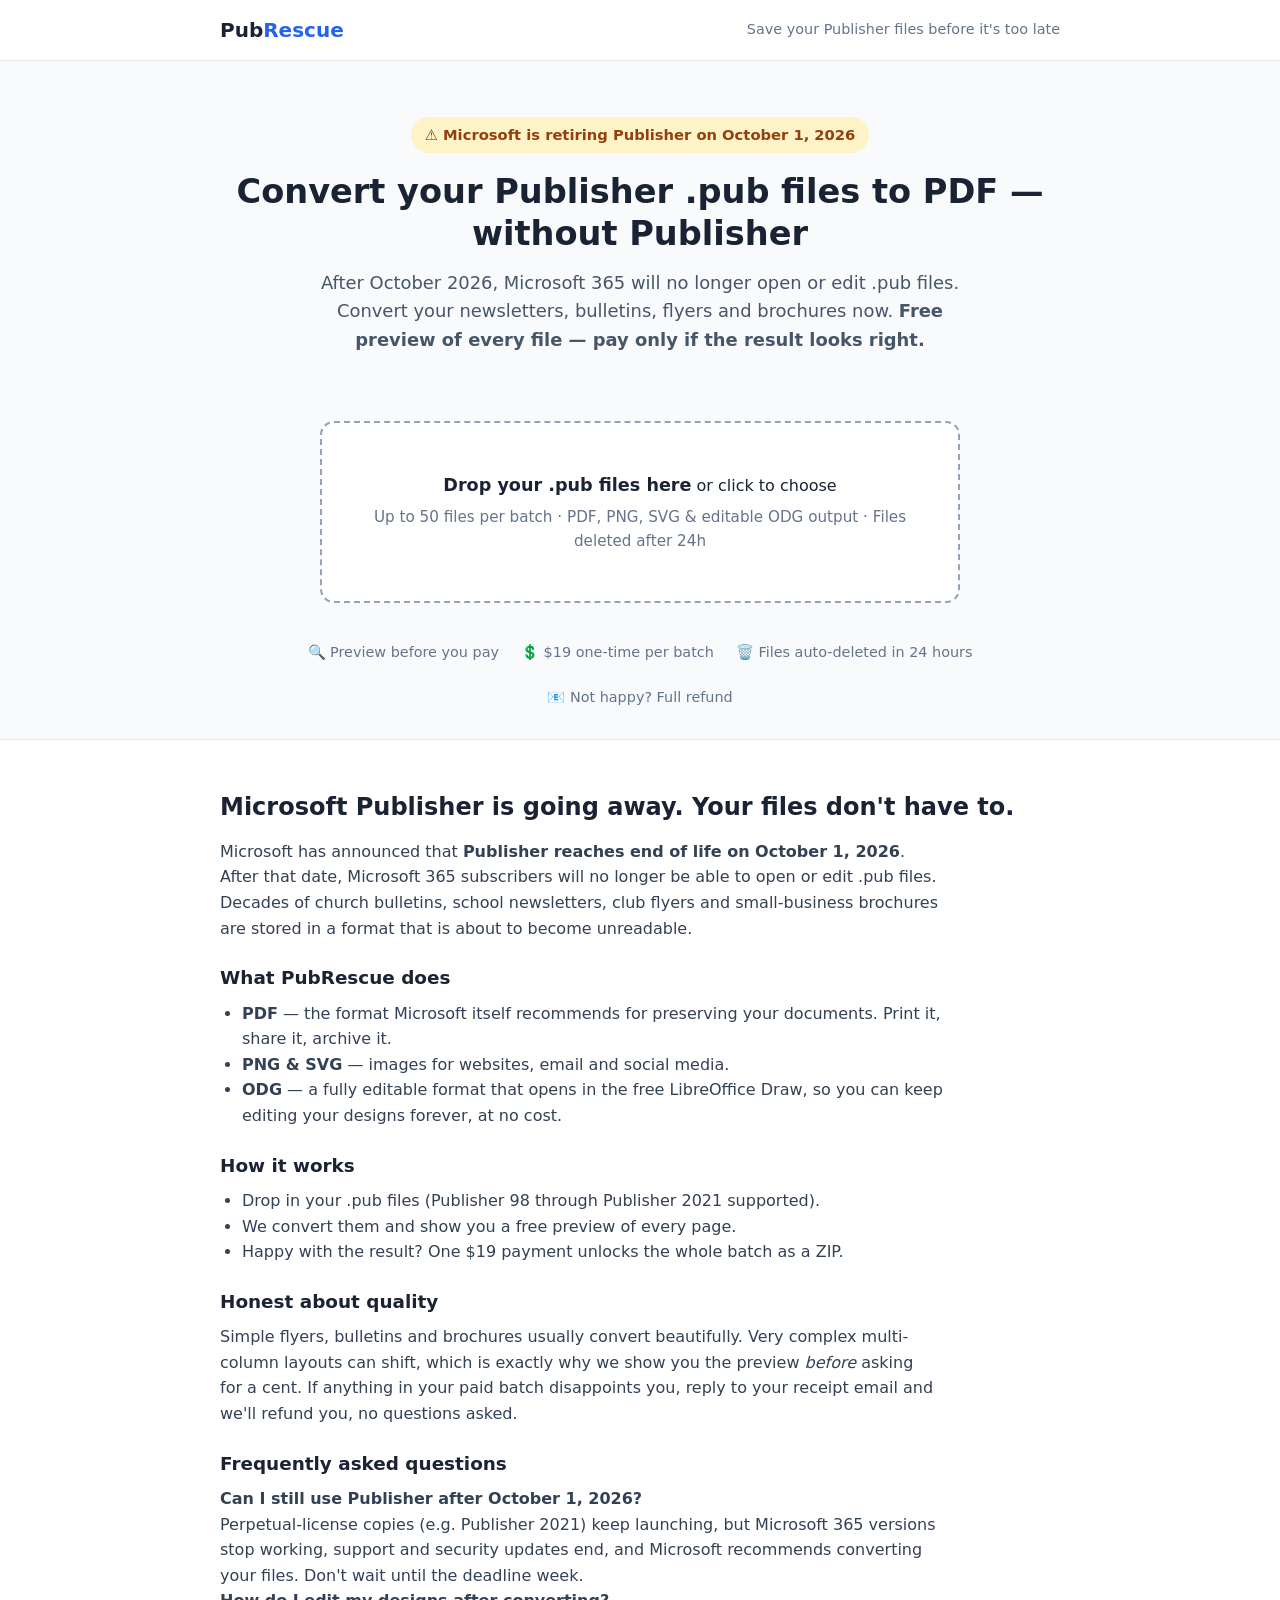
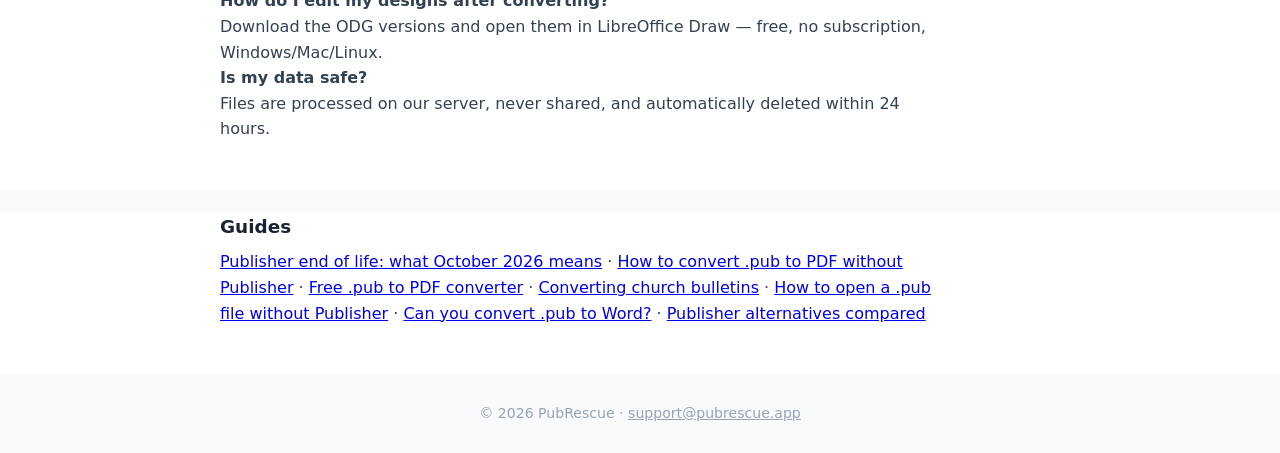
<file: worker/static/index.html>
<!DOCTYPE html>
<html lang="en">
<head>
<meta charset="UTF-8">
<meta name="viewport" content="width=device-width, initial-scale=1.0">
<title>PubRescue — Convert Microsoft Publisher .pub files to PDF (Publisher is retiring Oct 2026)</title>
<meta name="description" content="Microsoft Publisher reaches end of life on October 1, 2026. Convert your .pub files to PDF, PNG, SVG and editable formats in your browser — no Publisher needed. Free preview, pay only if it looks right.">
<meta name="google-site-verification" content="LUrYrcus9rBnHI8IbCJ8LaJGXWtmQxETS2uUGJCSThk">
<style>
:root{--ink:#1a2333;--accent:#2563eb;--accent-dark:#1e40af;--bg:#f8fafc;--ok:#16a34a;--warn:#d97706}
*{box-sizing:border-box;margin:0;padding:0}
body{font-family:system-ui,-apple-system,Segoe UI,Roboto,sans-serif;color:var(--ink);background:var(--bg);line-height:1.6}
.wrap{max-width:880px;margin:0 auto;padding:0 20px}
header{background:#fff;border-bottom:1px solid #e2e8f0;padding:14px 0}
header .wrap{display:flex;justify-content:space-between;align-items:center}
.logo{font-weight:800;font-size:1.25rem}.logo span{color:var(--accent)}
.hero{text-align:center;padding:56px 0 28px}
.hero h1{font-size:2.1rem;line-height:1.25;margin-bottom:14px}
.hero p.sub{font-size:1.12rem;color:#475569;max-width:640px;margin:0 auto 8px}
.deadline{display:inline-block;background:#fef3c7;color:#92400e;font-weight:600;padding:6px 14px;border-radius:999px;font-size:.92rem;margin-bottom:18px}
.drop{margin:30px auto;max-width:640px;border:2px dashed #94a3b8;border-radius:14px;background:#fff;padding:48px 24px;text-align:center;cursor:pointer;transition:.15s}
.drop.drag{border-color:var(--accent);background:#eff6ff}
.drop strong{font-size:1.1rem}.drop p{color:#64748b;font-size:.95rem;margin-top:6px}
.btn{display:inline-block;background:var(--accent);color:#fff;font-weight:600;border:none;border-radius:8px;padding:12px 26px;font-size:1rem;cursor:pointer;text-decoration:none}
.btn:hover{background:var(--accent-dark)}.btn[disabled]{opacity:.5;cursor:default}
.btn-big{font-size:1.15rem;padding:14px 34px}
#results{max-width:760px;margin:0 auto 40px;display:none}
.filecard{background:#fff;border:1px solid #e2e8f0;border-radius:10px;padding:16px;margin-bottom:14px;display:flex;gap:16px;align-items:flex-start}
.filecard img{width:120px;border:1px solid #e2e8f0;border-radius:4px}
.filecard .meta{flex:1}
.status-done{color:var(--ok);font-weight:600}.status-error{color:#dc2626}.status-converting{color:var(--warn)}
.paybar{position:sticky;bottom:0;background:#fff;border-top:1px solid #e2e8f0;padding:14px 0;text-align:center;display:none}
.trust{display:flex;gap:22px;justify-content:center;flex-wrap:wrap;color:#64748b;font-size:.9rem;padding:8px 0 30px}
section.info{background:#fff;border-top:1px solid #e2e8f0;padding:48px 0}
section.info h2{font-size:1.5rem;margin-bottom:12px}
section.info h3{font-size:1.15rem;margin:22px 0 8px}
section.info p,section.info li{color:#334155;max-width:720px}
section.info ul{padding-left:22px}
footer{padding:28px 0;text-align:center;color:#94a3b8;font-size:.88rem}
.spinner{display:inline-block;width:14px;height:14px;border:2px solid #cbd5e1;border-top-color:var(--accent);border-radius:50%;animation:spin .8s linear infinite;vertical-align:-2px}
@keyframes spin{to{transform:rotate(360deg)}}
</style>
</head>
<body>
<header><div class="wrap">
  <div class="logo">Pub<span>Rescue</span></div>
  <div style="color:#64748b;font-size:.9rem">Save your Publisher files before it's too late</div>
</div></header>

<div class="hero wrap">
  <div class="deadline">⚠️ Microsoft is retiring Publisher on October 1, 2026</div>
  <h1>Convert your Publisher .pub files to PDF — without Publisher</h1>
  <p class="sub">After October 2026, Microsoft 365 will no longer open or edit .pub files. Convert your newsletters, bulletins, flyers and brochures now. <strong>Free preview of every file — pay only if the result looks right.</strong></p>
</div>

<div class="wrap">
  <div class="drop" id="drop">
    <strong>Drop your .pub files here</strong> or click to choose
    <p>Up to 50 files per batch · PDF, PNG, SVG &amp; editable ODG output · Files deleted after 24h</p>
    <input type="file" id="fileinput" accept=".pub" multiple hidden>
  </div>

  <div id="results"></div>

  <div class="trust">
    <span>🔍 Preview before you pay</span>
    <span>💲 $19 one-time per batch</span>
    <span>🗑️ Files auto-deleted in 24 hours</span>
    <span>📧 Not happy? Full refund</span>
  </div>
</div>

<div class="paybar" id="paybar">
  <div class="wrap">
    <button class="btn btn-big" id="paybtn">Unlock &amp; download all conversions — $19</button>
    <div style="color:#64748b;font-size:.85rem;margin-top:6px">One-time payment for this whole batch. Instant download. Refund if you're not satisfied.</div>
  </div>
</div>

<section class="info"><div class="wrap">
  <h2>Microsoft Publisher is going away. Your files don't have to.</h2>
  <p>Microsoft has announced that <strong>Publisher reaches end of life on October 1, 2026</strong>. After that date, Microsoft 365 subscribers will no longer be able to open or edit .pub files. Decades of church bulletins, school newsletters, club flyers and small-business brochures are stored in a format that is about to become unreadable.</p>

  <h3>What PubRescue does</h3>
  <ul>
    <li><strong>PDF</strong> — the format Microsoft itself recommends for preserving your documents. Print it, share it, archive it.</li>
    <li><strong>PNG &amp; SVG</strong> — images for websites, email and social media.</li>
    <li><strong>ODG</strong> — a fully editable format that opens in the free LibreOffice Draw, so you can keep editing your designs forever, at no cost.</li>
  </ul>

  <h3>How it works</h3>
  <ul>
    <li>Drop in your .pub files (Publisher 98 through Publisher 2021 supported).</li>
    <li>We convert them and show you a free preview of every page.</li>
    <li>Happy with the result? One $19 payment unlocks the whole batch as a ZIP.</li>
  </ul>

  <h3>Honest about quality</h3>
  <p>Simple flyers, bulletins and brochures usually convert beautifully. Very complex multi-column layouts can shift, which is exactly why we show you the preview <em>before</em> asking for a cent. If anything in your paid batch disappoints you, reply to your receipt email and we'll refund you, no questions asked.</p>

  <h3>Frequently asked questions</h3>
  <p><strong>Can I still use Publisher after October 1, 2026?</strong><br>Perpetual-license copies (e.g. Publisher 2021) keep launching, but Microsoft 365 versions stop working, support and security updates end, and Microsoft recommends converting your files. Don't wait until the deadline week.</p>
  <p><strong>How do I edit my designs after converting?</strong><br>Download the ODG versions and open them in LibreOffice Draw — free, no subscription, Windows/Mac/Linux.</p>
  <p><strong>Is my data safe?</strong><br>Files are processed on our server, never shared, and automatically deleted within 24 hours.</p>
</div></section>

<section class="info" style="border-top:none;padding-top:0"><div class="wrap">
  <h3>Guides</h3>
  <p>
    <a href="/microsoft-publisher-end-of-life/">Publisher end of life: what October 2026 means</a> ·
    <a href="/convert-pub-to-pdf/">How to convert .pub to PDF without Publisher</a> ·
    <a href="/free-pub-to-pdf-converter/">Free .pub to PDF converter</a> ·
    <a href="/convert-church-bulletins-publisher/">Converting church bulletins</a> ·
    <a href="/open-pub-file-without-publisher/">How to open a .pub file without Publisher</a> ·
    <a href="/convert-pub-to-word/">Can you convert .pub to Word?</a> ·
    <a href="/publisher-alternatives/">Publisher alternatives compared</a>
  </p>
</div></section>

<footer>© 2026 PubRescue · <a href="mailto:support@pubrescue.app" style="color:#94a3b8">support@pubrescue.app</a></footer>

<script>
const API = "";
let jobId = null, pollTimer = null;

const drop = document.getElementById("drop");
const input = document.getElementById("fileinput");
const results = document.getElementById("results");
const paybar = document.getElementById("paybar");
const paybtn = document.getElementById("paybtn");

drop.onclick = () => input.click();
drop.ondragover = e => { e.preventDefault(); drop.classList.add("drag"); };
drop.ondragleave = () => drop.classList.remove("drag");
drop.ondrop = e => { e.preventDefault(); drop.classList.remove("drag"); upload(e.dataTransfer.files); };
input.onchange = () => upload(input.files);

async function upload(fileList) {
  const files = [...fileList].filter(f => f.name.toLowerCase().endsWith(".pub"));
  if (!files.length) { alert("Please choose .pub (Microsoft Publisher) files."); return; }
  const fd = new FormData();
  files.forEach(f => fd.append("files", f));
  fd.append("formats", "pdf,png,svg,odg");
  results.style.display = "block";
  results.innerHTML = '<p><span class="spinner"></span> Uploading ' + files.length + ' file(s)…</p>';
  const r = await fetch(API + "/api/jobs", { method: "POST", body: fd });
  if (!r.ok) { results.innerHTML = "<p class='status-error'>Upload failed — please try again.</p>"; return; }
  const data = await r.json();
  jobId = data.job_id;
  render(data.files, false);
  pollTimer = setInterval(poll, 2500);
}

async function poll() {
  const r = await fetch(API + "/api/jobs/" + jobId);
  if (!r.ok) return;
  const data = await r.json();
  render(data.files, data.paid);
  if (data.files.every(f => f.status === "done" || f.status === "error")) {
    clearInterval(pollTimer);
    if (data.files.some(f => f.status === "done")) paybar.style.display = data.paid ? "none" : "block";
    if (data.paid) showDownload();
  }
}

function render(files, paid) {
  results.style.display = "block";
  results.innerHTML = files.map(f => {
    let badge = f.status === "done" ? '<span class="status-done">✓ converted</span>'
      : f.status === "error" ? '<span class="status-error">✗ ' + (f.error || "failed") + '</span>'
      : '<span class="status-converting"><span class="spinner"></span> converting…</span>';
    let img = f.previews && f.previews.length
      ? '<a href="' + API + f.previews[0] + '" target="_blank"><img src="' + API + f.previews[0] + '" alt="preview"></a>' : "";
    let pages = f.previews && f.previews.length > 1
      ? '<div style="font-size:.85rem;color:#64748b">' + f.previews.length + ' page previews — click image to view</div>' : "";
    return '<div class="filecard">' + img + '<div class="meta"><strong>' + f.name + '</strong><div>' + badge + '</div>' + pages + '</div></div>';
  }).join("");
}

paybtn.onclick = async () => {
  paybtn.disabled = true;
  const r = await fetch(API + "/api/jobs/" + jobId + "/checkout", { method: "POST",
    headers: { "Content-Type": "application/json" },
    body: JSON.stringify({ success_url: location.origin + location.pathname + "?job=" + jobId + "&paid=1",
                           cancel_url: location.origin + location.pathname + "?job=" + jobId }) });
  const data = await r.json();
  if (data.paid) { showDownload(); return; }
  if (data.checkout_url) location.href = data.checkout_url;
  else { alert("Payments aren't live yet — email support@pubrescue.app and we'll convert your batch manually."); paybtn.disabled = false; }
};

function showDownload() {
  paybar.style.display = "block";
  paybar.querySelector(".wrap").innerHTML =
    '<a class="btn btn-big" href="' + API + "/api/jobs/" + jobId + '/download">⬇ Download your converted files (ZIP)</a>' +
    '<div style="color:#64748b;font-size:.85rem;margin-top:6px">Link works for 24 hours. Previews are now un-watermarked too.</div>';
}

// Returning from Stripe checkout
const params = new URLSearchParams(location.search);
if (params.get("job")) {
  jobId = params.get("job");
  if (params.get("paid") === "1") {
    fetch(API + "/api/jobs/" + jobId + "/verify", { method: "POST" })
      .then(r => r.json()).then(d => { poll(); if (d.paid) showDownload(); });
  } else { poll(); pollTimer = setInterval(poll, 2500); }
}
</script>
</body>
</html>
</file>
